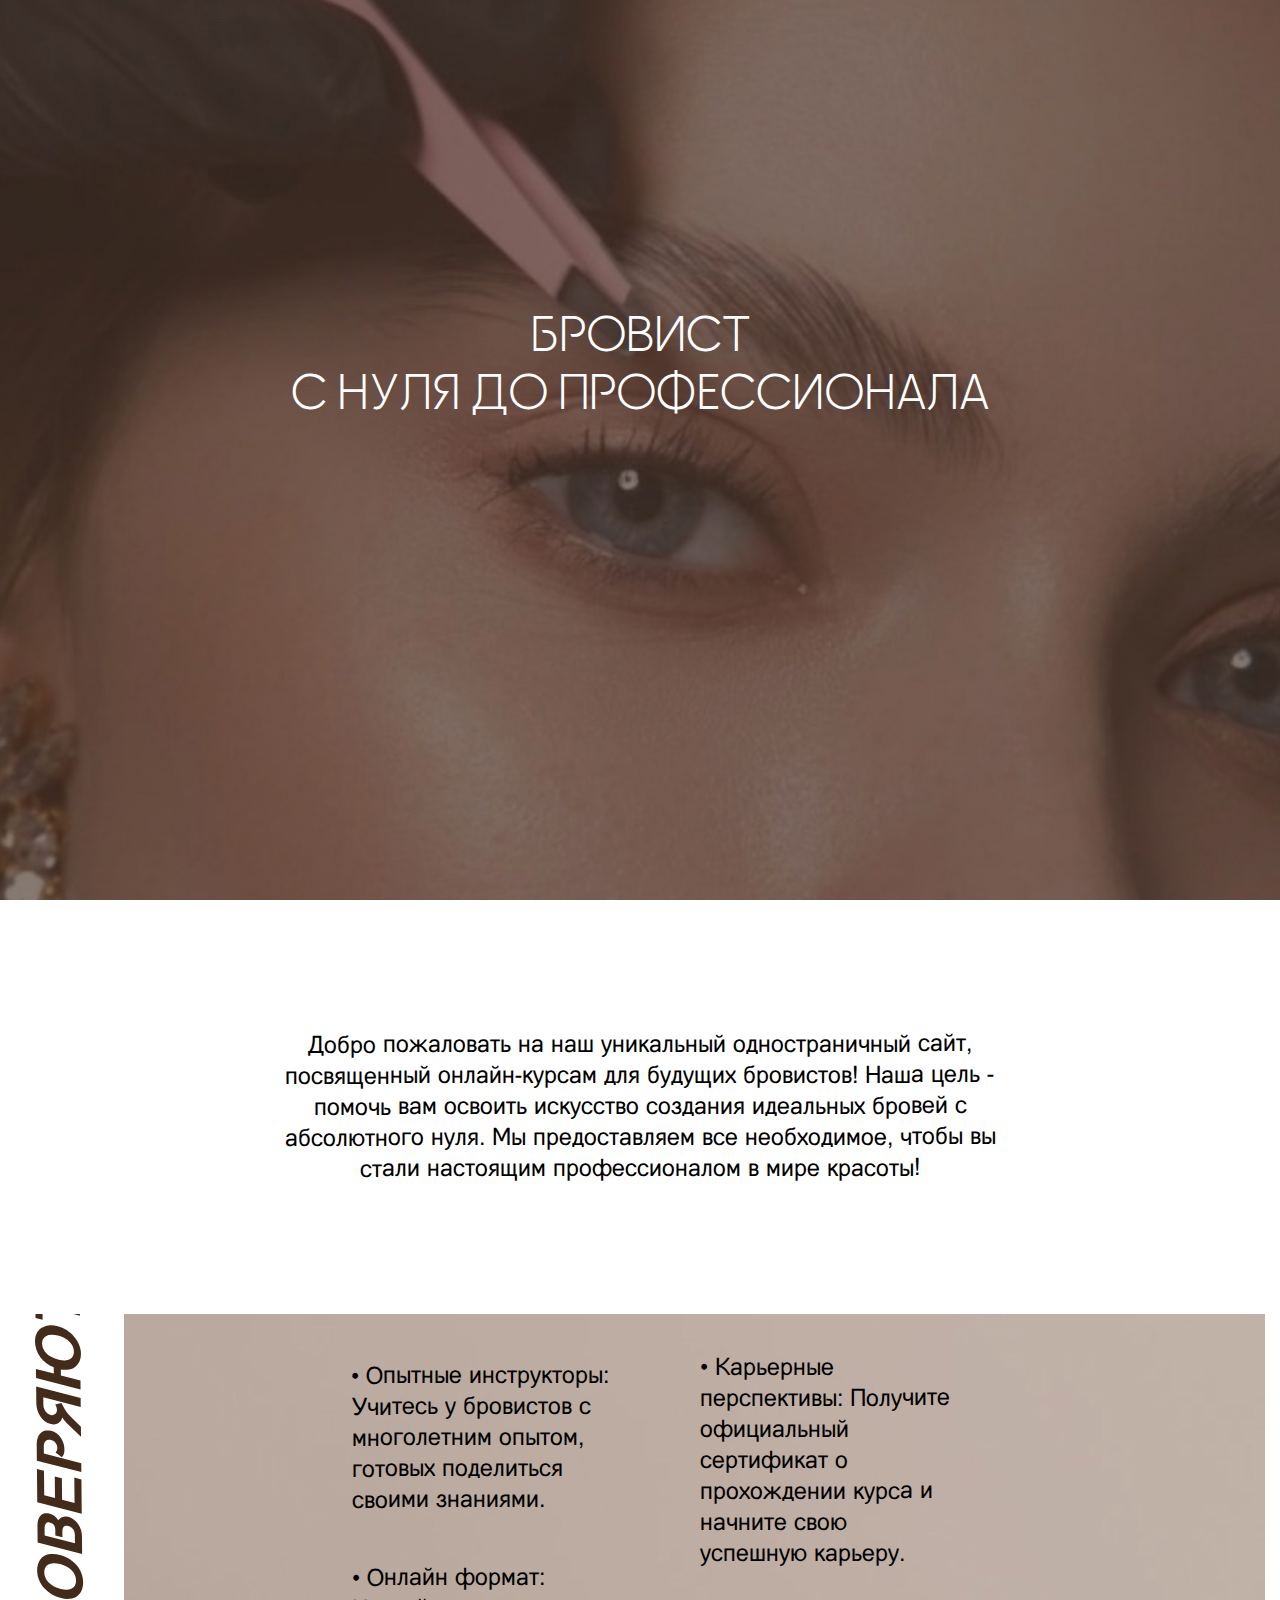
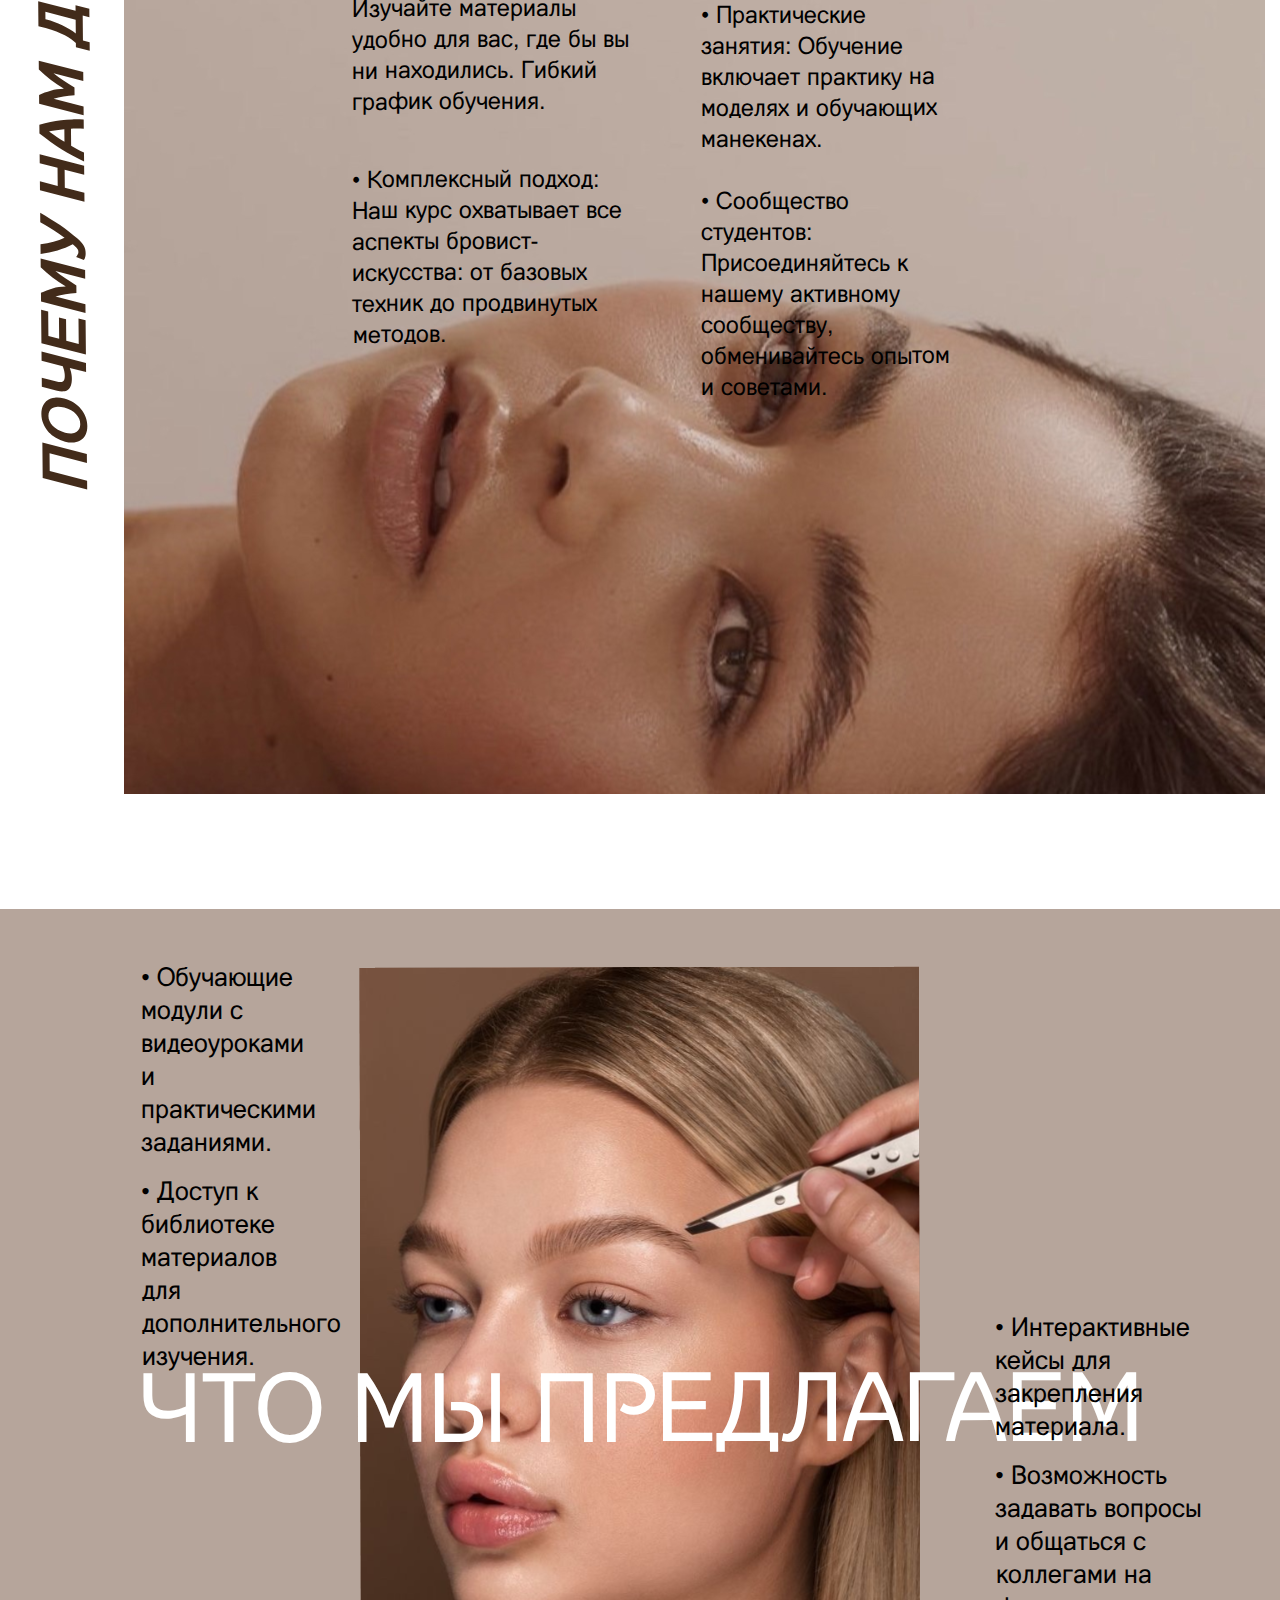
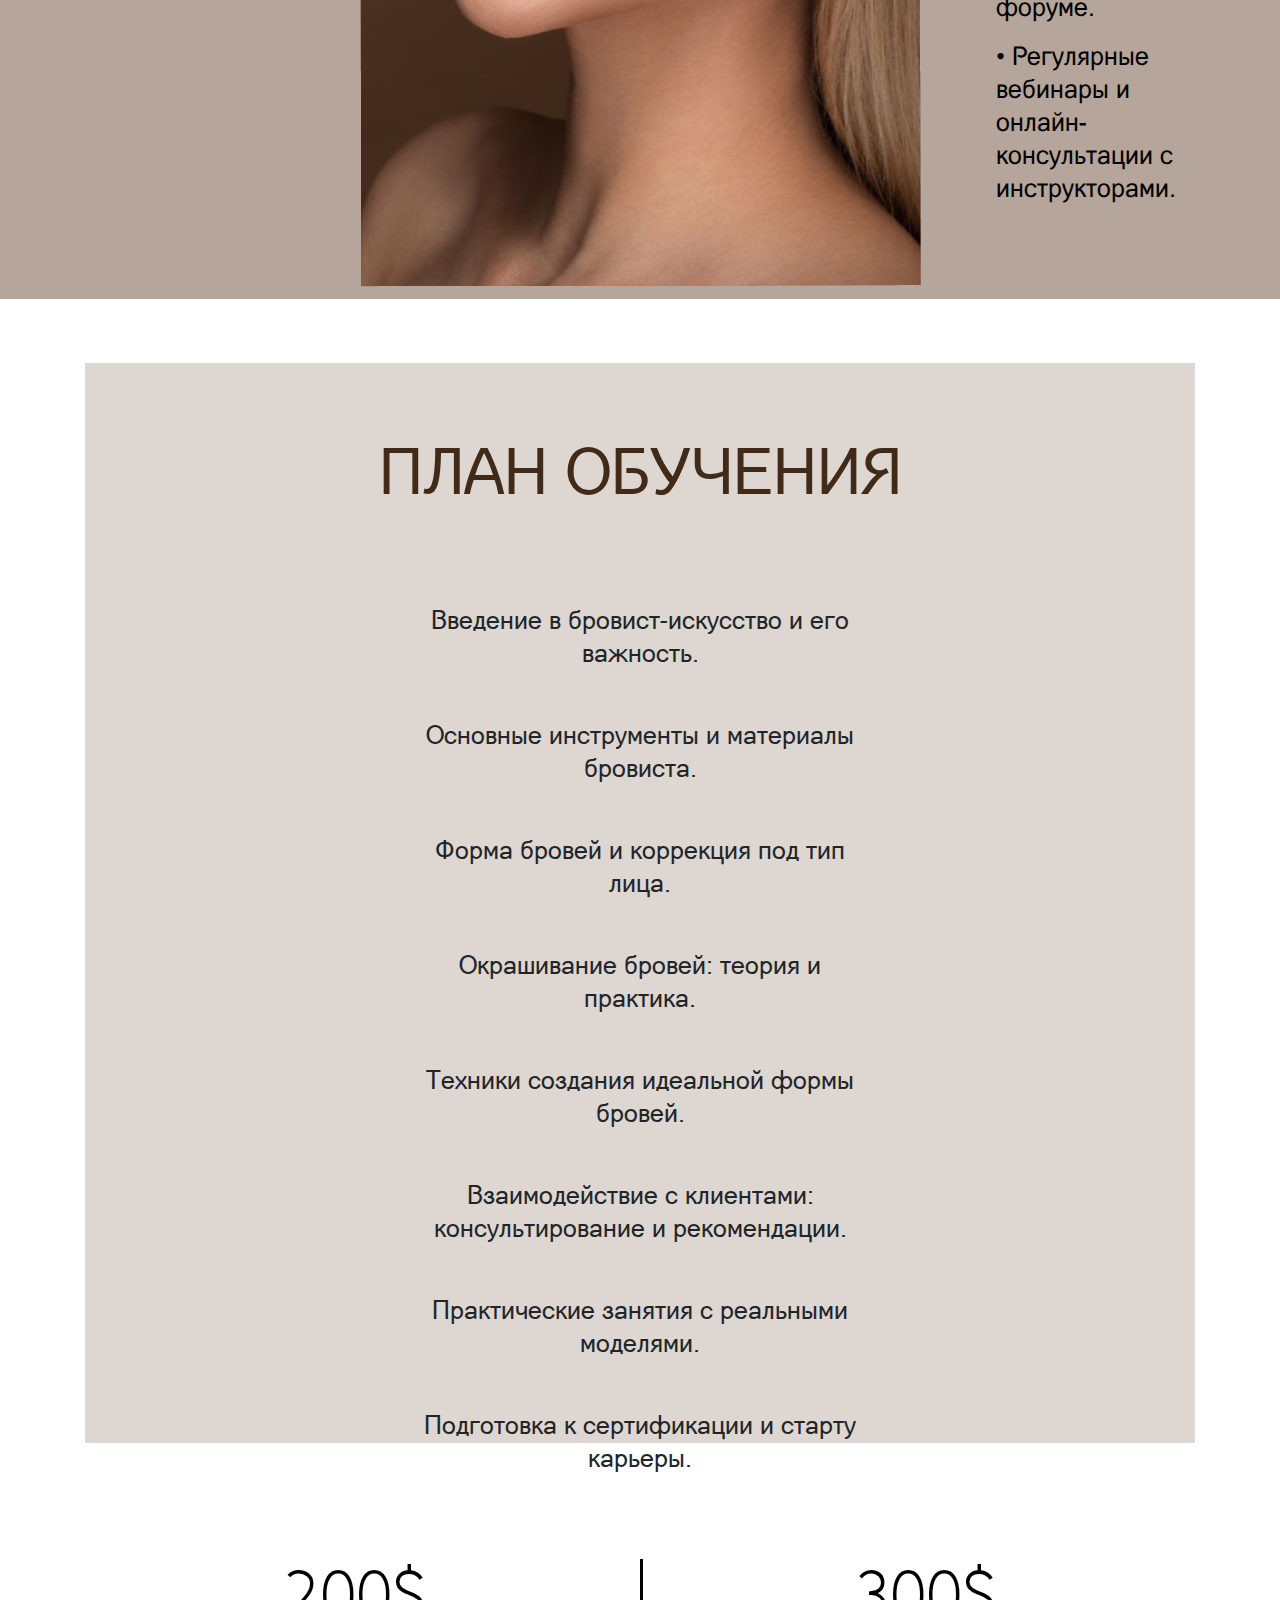
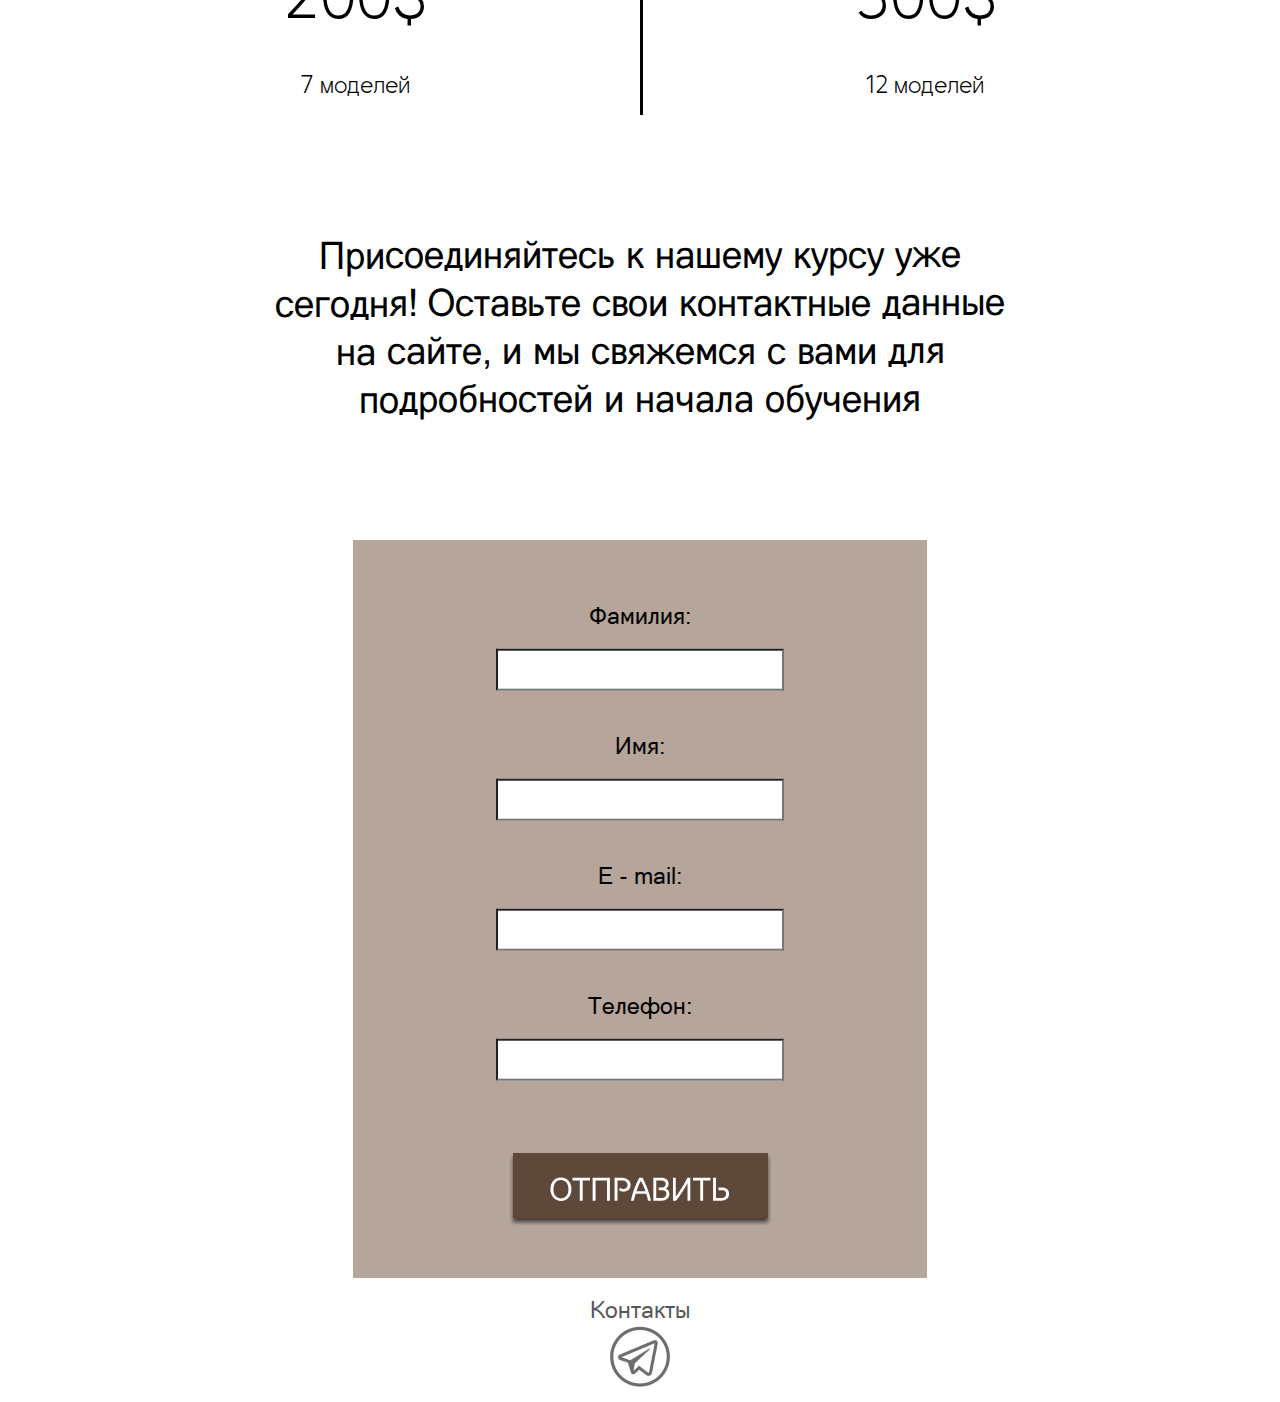
<file: index.html>
<!DOCTYPE html>
<html lang="rus">
<head>
  <title>БРОВИСТ С НУЛЯ ДО ПРОФЕССИОНАЛА</title>
  <meta charset="UTF-8">
  <meta name="viewport" content="width=device-width, initial-scale=1.0">


  <link media="screen" rel="stylesheet" href="/assets/css/style.css" type="text/css"></link>
  <link media="screen" rel="stylesheet" href="/assets/css/bootstrap.css" type="text/css"></link>
</head>
  <div class = "web">
    <div class="intro">
        <p class="text-wrapper">
          БРОВИСТ
          <br /> С НУЛЯ ДО ПРОФЕССИОНАЛА
        </p>
    </div>
    <div class="step-text">
    <p class="text text-welcome">Добро пожаловать на наш уникальный одностраничный сайт, посвященный онлайн-курсам для будущих бровистов! Наша
      цель - помочь вам освоить искусство создания идеальных бровей с абсолютного нуля. Мы предоставляем все
      необходимое, чтобы вы стали настоящим профессионалом в мире красоты!</p>
    </div>

    <div class="step container-fuild">
      <div class="img-2">
        <div class="text">
        <div class="row d-flex" style="padding-left: 5%;">
          <div class="text-content col-md-6 col">
                <p>• Опытные инструкторы: Учитесь у бровистов с многолетним опытом, готовых поделиться своими знаниями.</p>
                <br /><p>• Онлайн формат: Изучайте материалы удобно для вас, где бы вы ни находились. Гибкий график обучения.</p>
                <br /><p>• Комплексный подход: Наш курс охватывает все аспекты бровист-искусства: от базовых техник до продвинутых методов.</p>  
          </div>
          <div class="pad-right col-md-6 col" style="padding-left: 7%; padding-top: 3%;">
          <div class="text-content" >
            <p>• Карьерные перспективы: Получите официальный сертификат о прохождении курса и начните свою успешную карьеру.
              <br />
              <br />• Практические занятия: Обучение включает практику на моделях и обучающих манекенах.
              <br />
              <br />• Сообщество студентов: Присоединяйтесь к нашему активному сообществу, обменивайтесь опытом и советами.
            </p>
          </div>
        </div>
        </div>
      </div>
      </div>
    </div>

    <div class="step">
      <div class="rectangle">
        <div class="container" style="max-width: 90%;">
          <div class="text">
        <div class="row">
          <div class="col"> 
          <div class="text-col-rig"><!--style=" font-size:26px;padding-right: 7%; padding-left: 7%; padding-top: 8%; text-align:left;"-->
            <p>• Обучающие модули с видеоуроками и практическими заданиями.</p>
            <p>• Доступ к библиотеке материалов для дополнительного изучения.</p>
          </div>
        </div>
          <div class="image-container"> 
            <p class="col">
              <picture>
                <source srcset="./assets/img/thridPhoto1200.svg" media=""/>
                <img src="./assets/img/thridPhoto1920.svg"> 
              </picture>
            </p> 
              <div class="text-overlay">ЧТО МЫ ПРЕДЛАГАЕМ</div> 
              </div>
              <div class="col">
          <div class="text-col-left" >
            <p>• Интерактивные кейсы для закрепления материала.</p>
            <p>• Возможность задавать вопросы и общаться с коллегами на форуме.</p>
            <p>• Регулярные вебинары и онлайн-консультации с инструкторами.</p>
          </div>
        </div>
        </div>
      </div>
      </div>
    </div>
    </div>


    <div class="container" style="margin-top: 5%;">
      <div class="rectangle-plan">
        <div class="text-title-plan">
          <p>ПЛАН ОБУЧЕНИЯ</p>
        </div>
        <div class="lable">
        <div class="text-content-plan" style="padding-left: 30%; padding-right: 30%;">
          <p>Введение в бровист-искусство и его важность.</p><br/>
          <p>Основные инструменты и материалы бровиста.</p><br/>
          <p>Форма бровей и коррекция под тип лица.</p><br/>
          <p>Окрашивание бровей: теория и практика.</p><br/>
          <p>Техники создания идеальной формы бровей.</p><br/>
          <p>Взаимодействие с клиентами: консультирование и рекомендации.</p><br/>
          <p>Практические занятия с реальными моделями.</p><br/>
          <p>Подготовка к сертификации и старту карьеры.</p><br/>
        </div>
      </div>
      </div>
    </div>
    
    <div class="step container">
        <div class="row" style="text-align: center;">
          <div class="vertical-line col price" >
            <p class="price-title">200$</p><br>
            <p class="price-content">7 моделей</p>
          </div>
          <div class="price col">
            <p class="price price-title">300$</p><br/>
              <p class="price-content">12 моделей</p>
          </div>
        </div>
    </div>
  
    <div class="step">
      <p class="text text-end" >Присоединяйтесь к нашему курсу уже сегодня! Оставьте свои контактные данные на сайте, и мы свяжемся с вами для подробностей и начала обучения</p>
    </div>
    
    
    <div class="image-container" style="padding-top: 8%; display: flex;align-items: center; justify-content: center;">
    <div class="">
      <p style="text-align: center;" ><img src="./assets/img/RectangleForm.svg"></p>
      <div class="text-box-overlay" style="padding-top: 7%;">
          <p>Фамилия:</p>
          <input id="sername" type="email" class="form-text"><br />
          
          <p>Имя:</p>
          <input id="name" type="text" class="form-text"> <br />

          <p>E - mail:</p>
          <input id="email" type="text" class="form-text"><br />

          <p>Телефон:</p>
          <input id="phone" type="text"class="form-text">

          <div style="padding-top: 25%;">
            <div class="animate-button">
              <img id="send" src="./assets/img/send.svg">
            </div>
          </div>
        </div> 
    </div>
    </div>
    
   
  </div>


  <footer>
    <div class="contacts" style="padding-bottom: 1%;">
      Контакты<br/>
      <a href="https://t.me/anytaSP">
        <img src="/assets/img/telegram.png">
      </a>
    </div>
  </footer>
  <script src="./app/js/script.js"></script>
</body>
</html>
</file>
<file: assets/css/style.css>
/*Main Img*/
/* .mainImg {
  height: 770px;
  width: 1406px;
}

.mainIng .img {
  background-size: border-box;
  height: 770px;
  left: 0;
  object-fit: cover;
  position: fixed;
  top: 0;
  width: 1406px;
} */


.animate-button{
    cursor: pointer;
}

.vertical-line {
    position: relative;
}

.vertical-line::before {
    content: "";
    position: absolute;
    top: 0;
    bottom: 0;
    left: 100%; /* Положение по центру */
    border-left: 3px solid #000; /* Цвет и стиль линии */
    height: 100%; /* Высота линии (можете настроить по своему усмотрению) */
}


.image-container {
    position: relative;
    display: inline-block;
    padding-top: 5%;
}

.intro{
    height: 100vh;
    background: url(../img/image1.png) no-repeat center;
    background-size: cover;
    background-position: 50% 50%;
    left: 0;
    top: 0;
}

.rectangle{
    height: 110vh;
    background: url(../img/Rectangle.svg) no-repeat center;
    background-size: cover;
    left: 0;
    top: 0;
}

.rectangle-plan{
    height: 120vh;
    background: url(../img/RectangleoPlan.svg) no-repeat center;
    background-size: cover;
    left: 0;
    top: 0;
}
 
.rectangle-form{
    height: 100vh;
    background: url(../img/RectangleForm.svg) no-repeat center;
    background-size: cover;
    left: 0;
    top: 0;
}

.img-2{
    width: 100%;
    height: 120vh;
    background: url(../img/secPage1920.svg) no-repeat center;
    /* background-position: 50% 50%; */
    top:0;
    left: 0;
    position: relative;
    display: block;
    padding-left: 25%;
    padding-right: 25%;
}

/* .web{
    justify-content: center;
    width: 100%;
} */

.step{
    padding-top: 9%;
}

.step-text{
    padding-top: 10%;
}

.why{
    position: absolute;
    margin-left: 12%;
}
/*Text style*/

.price{
    color: #000;
    text-align: center;
    font-family: "Kreadon-Light", Helvetica;
    letter-spacing: 0;
    top: 0;
    left: 0;
    line-height: normal;
}

.price-title{
    font-size: 64px; 
}

.price-content{
    font-size: 24px;
}

.text{
    position: relative;
    color: #000000;
    font-family: "Arian AMU-Regular", Helvetica;
    /*font-weight: 400;*/
    letter-spacing: 0;
    line-height: normal;
    overflow: hidden; 
    transform: rotate(-0.11deg);
     
}

.col{
    position: relative;
}

.col > *{
    max-width: 100%;
}

.text-content{
    padding-top:7%;
    font-size: 24px;    
    /* color: #000;
    position: absolute;
    font-family: "Arian AMU-Regular", Helvetica;
    top:0%;
    left: 60%;
    transform: translate(-50%, -150%);
    /*padding: 10px; 
    font-size: 26px;
    margin: 0;
    vertical-align: middle;
    text-align: left; */
}

.text-title-plan{
    padding-top: 6%;
    top:0;
    left: 0;
    position: fixed;
    color:#422a19;
    font-size: 64px;
    text-align: center;    
    line-height: normal;
    position: relative;
    font-family: "Arian AMU-Regular", Helvetica;
}

.text-content-plan{
    
    padding-top:7%;
    text-align: center;
    position: relative;
    font-family: "Arian AMU-Regular", Helvetica;
    font-size: 26px;
    letter-spacing: 0;
    line-height: normal;
    flex-direction: column;
}

.pad-right{
    padding-left: 7%;
}

.text-col-rig{
    margin-top: 20%;
    padding-left: 25%;
    padding-right: 10%;
    width: 100%; /* Установите нужную ширину контейнера */
    font-size:26px;
}

.text-col-left{
    margin-top: 160%;
    margin-left: 18%;
    padding-right: 15%;
    width: 100%; /* Установите нужную ширину контейнера */
    font-size:26px;

}

.text-welcome{
    text-align: center;
    padding-left: 20%;
    padding-right: 20%;
    font-size: 24px;
}

.text-end{
    text-align: center;
    padding-left: 20%;
    padding-right: 20%;
    font-size: 38px;
}

.text-wrapper {
    padding-top: 24%;
    color: #ffffff;
    font-family: "Kreadon-Light", Helvetica;
    font-size: 48px;
    font-weight: 300;
    /*left: 307px;*/
    letter-spacing: 0;
    line-height: normal;
    text-align: center; 
    /*padding-top: 21%;*/
}

.text-overlay {
    color: #ffffff;
    position: absolute;
    font-family: "Arian AMU-Regular", Helvetica;
    top: 50%;
    left: 50%;
    transform: translate(-50%, -50%);
    /*padding: 10px; /* Задайте отступы вокруг текста */
    font-size: 96px;
    white-space: nowrap;
    /* border: 1px solid #000; Добавьте границу вокруг текста, если необходимо */
}


.text-box-overlay {
    color: #000;
    position: absolute;
    font-family: "Arian AMU-Regular", Helvetica;
    top: 50%;
    left: 50%;
    transform: translate(-50%, -50%);
    font-size: 24px;
    /*padding: 10px; /* Задайте отступы вокруг текста */
    text-align: center;
    white-space: nowrap;
    /* border: 1px solid #000; Добавьте границу вокруг текста, если необходимо */
}

.contacts{
    color:rgba(0,0,0,0.67);
    text-align: center;
    font-family: "Arian AMU-Regular", Helvetica;
    font-size: 24px;
    font-style: normal;
    line-height: normal;
}

  @font-face {
    font-family: "Mooli_Regular"; 
    src: url("../fonts/Mooli-Regular.ttf") format("truetype"); 
    font-style: normal; 
    font-weight: normal; 
    }
    
    @font-face {
        font-family: "Kreadon-Light"; 
        src: url("../fonts/ofont_ru_Kreadon.ttf") format("truetype"); 
        font-style: normal; 
        font-weight: normal; 
    }

    @font-face {
        font-family: "Arian AMU-Regular"; 
        src: url("../fonts/arnamu.ttf") format("truetype"); 
        font-style: normal; 
        font-weight: normal; 
    }

    @font-face {
        font-family: "Arian AMU-Bold"; 
        src: url("../fonts/arnamu.ttf") format("truetype"); 
        font-style: normal; 
        font-weight: normal; 
    }

    @media all and (min-width: 992px) and (max-width:1200px){
      
        
        .text-content{
            position: relative;
            padding-top:7%;
            font-size: 20px;
        }
    
        .text-wrapper{
            padding-top: 41%;
            color: #ffffff;
            font-family: "Kreadon-Light", Helvetica;
            font-size: 40px;
            font-weight: 300;
            /*left: 307px;*/
            letter-spacing: 0;
            line-height: normal;
            text-align: center; 
        }

        .text-welcome{
            text-align: center;
            padding-left: 20%;
            padding-right: 20%;
            font-size: 20px;
        }

        .img-2{
            width: 100%;
            height: 110vh;
            background: url(../img/secPage1200.svg) no-repeat center;
            /* background-position: 50% 50%; */
            top:0;
            left: 0;
            position: relative;
            display: block;
            padding-left: 25%;
            padding-right: 25%;
        }
        
        .why{
            position: absolute;
            margin-left: 0%;
            max-width: 100%;
        }

    }


    html{
      background-size: border-box;
    }
    
    *,*::before,*::after{
      background-size:inherit;
    }

    /* .yButton {
        position: fixed!important;
        width: 100px!important;
        height: 100px!important;
        box-sizing: border-box!important;
    }


    .yButton.right {
        right: 30px;
    }

    .yButton.bottom {
        bottom: 30px;
    }

    .yButtonBackground {
        position: absolute;
        left: 0;
        top: 0;
        width: 100px;
        height: 100px;
        border-radius: 100%;
        background-color: #1c84c6;
        opacity: .8;
        box-sizing: border-box;
        
    }

    .yButtonText {
        position: absolute;
        top: 25px;
        left: 5px;
        right: 5px;
        border-radius: 50%;
        width: 90px;
        height: 50px;
        color: #fff;
        font-size: 15px;
        line-height: 25px;
        font-weight: 400;
        text-align: center;
        vertical-align: middle;
        letter-spacing: 1.5px;
        font-family: play,sans-serif;
        box-sizing: border-box;
    }

    .yButtonIcon {
        display: none;
        box-sizing: border-box;
    } */
</file>
